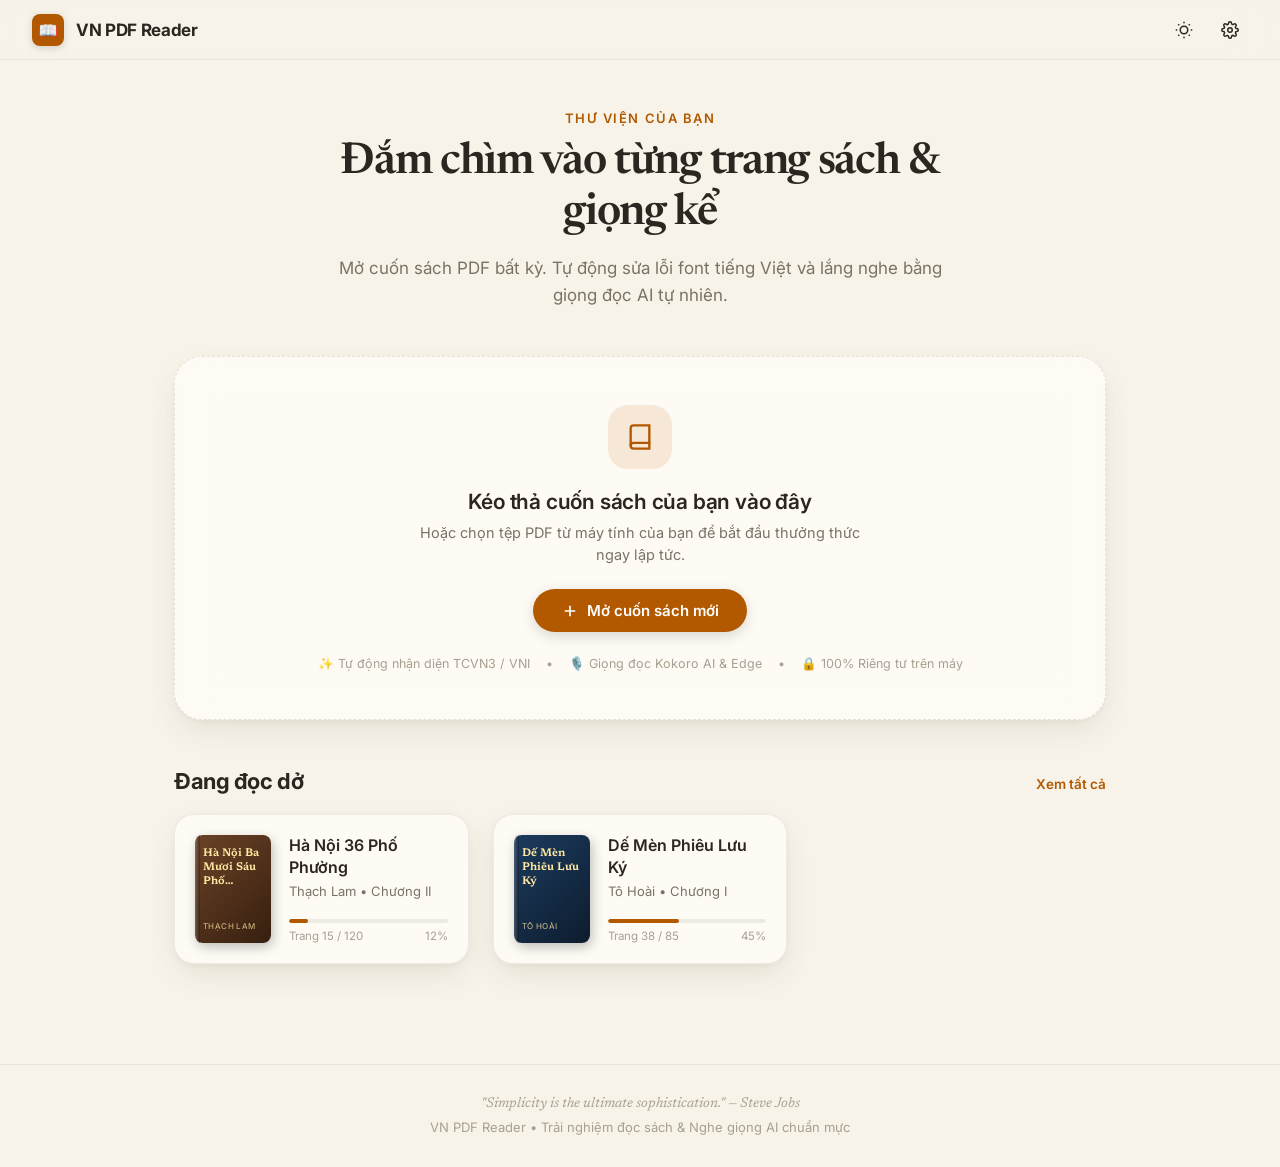
<file: design_prototypes/apple_home_prototype.html>
<!DOCTYPE html>
<html lang="vi" data-theme="sepia">
<head>
  <meta charset="UTF-8" />
  <meta name="viewport" content="width=device-width, initial-scale=1.0" />
  <title>Apple Books Home — Steve Jobs Minimalist Library</title>
  
  <link rel="preconnect" href="https://fonts.googleapis.com" />
  <link rel="preconnect" href="https://fonts.gstatic.com" crossorigin />
  <link href="https://fonts.googleapis.com/css2?family=Inter:wght@400;500;600;700&family=Literata:ital,opsz,wght@0,7..72,400;0,7..72,600;1,7..72,400&family=Newsreader:ital,opsz,wght@0,6..72,400;0,6..72,600;1,6..72,400&display=swap" rel="stylesheet" />

  <style>
    /* ==========================================================================
       APPLE MINIMALIST HOME DESIGN SYSTEM (STEVE JOBS PHILOSOPHY)
       "Simplicity is about subtracting the obvious and adding the meaningful."
       ========================================================================== */
    :root {
      /* Theme 1: Sepia (Giấy Ngà Ấm Áp - Default Apple Books) */
      --bg-primary: #F7F3E9;
      --bg-surface: rgba(247, 243, 233, 0.85);
      --bg-card: rgba(255, 252, 246, 0.88);
      --text-primary: #2C2621;
      --text-secondary: #7A7265;
      --text-tertiary: #A89F91;
      --accent: #B25900;
      --accent-soft: rgba(178, 89, 0, 0.12);
      --border-subtle: rgba(44, 38, 33, 0.08);
      --border-card: rgba(44, 38, 33, 0.12);
      --shadow-card: 0 12px 32px -6px rgba(92, 64, 33, 0.12), 0 2px 6px rgba(0, 0, 0, 0.04);
      --shadow-hover: 0 20px 48px -8px rgba(92, 64, 33, 0.22), 0 4px 12px rgba(0, 0, 0, 0.06);
      
      --font-ui: -apple-system, BlinkMacSystemFont, "SF Pro Display", "Inter", sans-serif;
      --font-book: "Newsreader", "Merriweather", "Georgia", serif;
    }

    html[data-theme="white"], html[data-theme="light"] {
      --bg-primary: #FBFBFD;
      --bg-surface: rgba(251, 251, 253, 0.85);
      --bg-card: #FFFFFF;
      --text-primary: #1D1D1F;
      --text-secondary: #6E6E73;
      --text-tertiary: #86868B;
      --accent: #0071E3;
      --accent-soft: rgba(0, 113, 227, 0.1);
      --border-subtle: rgba(0, 0, 0, 0.06);
      --border-card: rgba(0, 0, 0, 0.08);
      --shadow-card: 0 12px 32px -6px rgba(0, 0, 0, 0.08), 0 2px 6px rgba(0, 0, 0, 0.02);
      --shadow-hover: 0 20px 48px -8px rgba(0, 0, 0, 0.15), 0 4px 12px rgba(0, 0, 0, 0.04);
    }

    html[data-theme="slate"], html[data-theme="eink"] {
      --bg-primary: #202224;
      --bg-surface: rgba(32, 34, 36, 0.85);
      --bg-card: rgba(42, 45, 48, 0.9);
      --text-primary: #F5F5F7;
      --text-secondary: #98989D;
      --text-tertiary: #6E6E73;
      --accent: #E08A3E;
      --accent-soft: rgba(224, 138, 62, 0.15);
      --border-subtle: rgba(255, 255, 255, 0.08);
      --border-card: rgba(255, 255, 255, 0.12);
      --shadow-card: 0 12px 32px -6px rgba(0, 0, 0, 0.5);
      --shadow-hover: 0 20px 48px -8px rgba(0, 0, 0, 0.7);
    }

    html[data-theme="midnight"], html[data-theme="dark"] {
      --bg-primary: #000000;
      --bg-surface: rgba(18, 18, 18, 0.85);
      --bg-card: rgba(28, 28, 30, 0.9);
      --text-primary: #F5F5F7;
      --text-secondary: #8E8E93;
      --text-tertiary: #636366;
      --accent: #E0A96D;
      --accent-soft: rgba(224, 169, 109, 0.15);
      --border-subtle: rgba(255, 255, 255, 0.08);
      --border-card: rgba(255, 255, 255, 0.12);
      --shadow-card: 0 12px 32px -6px rgba(0, 0, 0, 0.8);
      --shadow-hover: 0 20px 48px -8px rgba(0, 0, 0, 0.95);
    }

    * {
      box-sizing: border-box;
      margin: 0;
      padding: 0;
      -webkit-font-smoothing: antialiased;
    }

    body {
      background-color: var(--bg-primary);
      color: var(--text-primary);
      font-family: var(--font-ui);
      min-height: 100vh;
      display: flex;
      flex-direction: column;
      transition: background-color 0.4s cubic-bezier(0.16, 1, 0.3, 1), color 0.4s ease;
    }

    /* HEADER */
    .apple-topbar {
      height: 60px;
      padding: 0 32px;
      display: flex;
      align-items: center;
      justify-content: space-between;
      background: var(--bg-surface);
      backdrop-filter: blur(24px) saturate(180%);
      -webkit-backdrop-filter: blur(24px) saturate(180%);
      border-bottom: 1px solid var(--border-subtle);
      position: sticky;
      top: 0;
      z-index: 100;
    }

    .brand-group {
      display: flex;
      align-items: center;
      gap: 12px;
    }

    .brand-icon {
      width: 32px;
      height: 32px;
      border-radius: 8px;
      background: var(--accent);
      color: #FFF;
      display: flex;
      align-items: center;
      justify-content: center;
      font-size: 16px;
      box-shadow: 0 2px 8px rgba(0,0,0,0.15);
    }

    .brand-name {
      font-size: 17px;
      font-weight: 700;
      letter-spacing: -0.02em;
    }

    .topbar-right {
      display: flex;
      align-items: center;
      gap: 10px;
    }

    .apple-btn-icon {
      width: 36px;
      height: 36px;
      border-radius: 50%;
      border: none;
      background: transparent;
      color: var(--text-primary);
      display: inline-flex;
      align-items: center;
      justify-content: center;
      cursor: pointer;
      transition: all 0.2s ease;
    }

    .apple-btn-icon:hover {
      background: var(--border-subtle);
      transform: scale(1.05);
    }

    /* MAIN CONTAINER */
    .home-container {
      max-width: 980px;
      width: 100%;
      margin: 0 auto;
      padding: 50px 24px 100px;
      flex: 1;
      display: flex;
      flex-direction: column;
      gap: 48px;
    }

    /* HERO SECTION */
    .hero-section {
      text-align: center;
      max-width: 640px;
      margin: 0 auto;
    }

    .hero-eyebrow {
      font-size: 13px;
      text-transform: uppercase;
      letter-spacing: 0.12em;
      font-weight: 600;
      color: var(--accent);
      margin-bottom: 12px;
    }

    .hero-title {
      font-family: var(--font-book);
      font-size: 44px;
      font-weight: 600;
      letter-spacing: -0.03em;
      line-height: 1.15;
      margin-bottom: 16px;
    }

    .hero-subtitle {
      font-size: 17px;
      color: var(--text-secondary);
      line-height: 1.55;
      font-weight: 400;
    }

    /* DROP ZONE & UPLOAD HERO CARD */
    .upload-hero-card {
      background: var(--bg-card);
      border: 1px dashed var(--border-card);
      border-radius: 28px;
      padding: 48px 32px;
      text-align: center;
      box-shadow: var(--shadow-card);
      backdrop-filter: blur(20px);
      -webkit-backdrop-filter: blur(20px);
      cursor: pointer;
      position: relative;
      transition: all 0.35s cubic-bezier(0.16, 1, 0.3, 1);
    }

    .upload-hero-card:hover {
      border-color: var(--accent);
      transform: translateY(-4px);
      box-shadow: var(--shadow-hover);
    }

    .upload-icon-circle {
      width: 64px;
      height: 64px;
      border-radius: 20px;
      background: var(--accent-soft);
      color: var(--accent);
      display: flex;
      align-items: center;
      justify-content: center;
      margin: 0 auto 20px;
      transition: transform 0.25s ease;
    }

    .upload-hero-card:hover .upload-icon-circle {
      transform: scale(1.1);
    }

    .upload-title {
      font-size: 21px;
      font-weight: 600;
      letter-spacing: -0.01em;
      margin-bottom: 8px;
    }

    .upload-desc {
      font-size: 14.5px;
      color: var(--text-secondary);
      margin-bottom: 24px;
      max-width: 440px;
      margin-left: auto;
      margin-right: auto;
      line-height: 1.5;
    }

    .apple-capsule-btn {
      display: inline-flex;
      align-items: center;
      gap: 8px;
      padding: 12px 28px;
      border-radius: 9999px;
      background: var(--accent);
      color: #FFFFFF;
      font-size: 15px;
      font-weight: 600;
      border: none;
      cursor: pointer;
      box-shadow: 0 4px 14px rgba(0, 0, 0, 0.15);
      transition: all 0.2s cubic-bezier(0.16, 1, 0.3, 1);
    }

    .apple-capsule-btn:hover {
      transform: scale(1.04);
      box-shadow: 0 6px 20px rgba(0, 0, 0, 0.22);
    }

    .upload-pills {
      display: flex;
      align-items: center;
      justify-content: center;
      gap: 16px;
      margin-top: 24px;
      font-size: 12.5px;
      color: var(--text-tertiary);
    }

    .pill-item {
      display: flex;
      align-items: center;
      gap: 5px;
    }

    /* SECTION: THƯ VIỆN & SÁCH GẦN ĐÂY */
    .section-header {
      display: flex;
      align-items: baseline;
      justify-content: space-between;
      margin-bottom: 20px;
    }

    .section-title {
      font-size: 22px;
      font-weight: 700;
      letter-spacing: -0.02em;
    }

    .section-link {
      font-size: 13.5px;
      color: var(--accent);
      text-decoration: none;
      font-weight: 600;
      cursor: pointer;
    }

    .books-grid {
      display: grid;
      grid-template-columns: repeat(auto-fill, minmax(280px, 1fr));
      gap: 24px;
    }

    /* BOOK CARD (APPLE 3D BOOK COVER) */
    .book-card {
      background: var(--bg-card);
      border-radius: 20px;
      border: 1px solid var(--border-subtle);
      box-shadow: var(--shadow-card);
      padding: 20px;
      display: flex;
      gap: 18px;
      cursor: pointer;
      transition: all 0.3s cubic-bezier(0.16, 1, 0.3, 1);
      position: relative;
      overflow: hidden;
    }

    .book-card:hover {
      transform: translateY(-4px);
      box-shadow: var(--shadow-hover);
      border-color: var(--accent);
    }

    /* Bìa sách 3D Apple Books */
    .book-cover {
      width: 76px;
      height: 108px;
      border-radius: 8px;
      background: linear-gradient(135deg, #4A2E18 0%, #29180B 100%);
      color: #FFE8A3;
      padding: 12px 8px;
      display: flex;
      flex-direction: column;
      justify-content: space-between;
      flex-shrink: 0;
      box-shadow: 2px 4px 12px rgba(0, 0, 0, 0.25);
      position: relative;
      user-select: none;
    }

    /* Gáy sách nổi */
    .book-cover::before {
      content: "";
      position: absolute;
      top: 0;
      left: 0;
      bottom: 0;
      width: 5px;
      background: linear-gradient(90deg, rgba(255,255,255,0.2) 0%, rgba(0,0,0,0.3) 100%);
      border-top-left-radius: 8px;
      border-bottom-left-radius: 8px;
    }

    .cover-title {
      font-family: var(--font-book);
      font-size: 11px;
      font-weight: 600;
      line-height: 1.25;
      display: -webkit-box;
      -webkit-line-clamp: 3;
      -webkit-box-orient: vertical;
      overflow: hidden;
    }

    .cover-author {
      font-size: 8px;
      opacity: 0.8;
      text-transform: uppercase;
      letter-spacing: 0.05em;
    }

    .book-info {
      flex: 1;
      display: flex;
      flex-direction: column;
      justify-content: space-between;
    }

    .book-card-title {
      font-size: 16px;
      font-weight: 600;
      line-height: 1.35;
      margin-bottom: 4px;
      color: var(--text-primary);
    }

    .book-card-meta {
      font-size: 13px;
      color: var(--text-secondary);
      margin-bottom: 12px;
    }

    .book-card-progress {
      display: flex;
      flex-direction: column;
      gap: 6px;
    }

    .progress-track {
      height: 4px;
      background: var(--border-subtle);
      border-radius: 2px;
      overflow: hidden;
    }

    .progress-fill {
      height: 100%;
      background: var(--accent);
      border-radius: 2px;
    }

    .progress-label {
      font-size: 11.5px;
      color: var(--text-tertiary);
      display: flex;
      justify-content: space-between;
    }

    /* FOOTER */
    .apple-footer {
      text-align: center;
      padding: 32px 24px;
      font-size: 13px;
      color: var(--text-tertiary);
      border-top: 1px solid var(--border-subtle);
    }

    .footer-quote {
      font-family: var(--font-book);
      font-style: italic;
      margin-bottom: 8px;
      font-size: 14px;
    }
  </style>
</head>
<body>

  <!-- TOP BAR -->
  <header class="apple-topbar">
    <div class="brand-group">
      <div class="brand-icon">📖</div>
      <div class="brand-name">VN PDF Reader</div>
    </div>
    
    <div class="topbar-right">
      <button class="apple-btn-icon" id="themeBtn" title="Đổi màu nền">
        <svg width="18" height="18" viewBox="0 0 24 24" fill="none" stroke="currentColor" stroke-width="2"><circle cx="12" cy="12" r="5"></circle><line x1="12" y1="1" x2="12" y2="3"></line><line x1="12" y1="21" x2="12" y2="23"></line><line x1="4.22" y1="4.22" x2="5.64" y2="5.64"></line><line x1="18.36" y1="18.36" x2="19.78" y2="19.78"></line><line x1="1" y1="12" x2="3" y2="12"></line><line x1="21" y1="12" x2="23" y2="12"></line><line x1="4.22" y1="19.78" x2="5.64" y2="18.36"></line><line x1="18.36" y1="5.64" x2="19.78" y2="4.22"></line></svg>
      </button>
      <button class="apple-btn-icon" title="Cài đặt">
        <svg width="18" height="18" viewBox="0 0 24 24" fill="none" stroke="currentColor" stroke-width="2"><circle cx="12" cy="12" r="3"></circle><path d="M19.4 15a1.65 1.65 0 0 0 .33 1.82l.06.06a2 2 0 0 1 0 2.83 2 2 0 0 1-2.83 0l-.06-.06a1.65 1.65 0 0 0-1.82-.33 1.65 1.65 0 0 0-1 1.51V21a2 2 0 0 1-2 2 2 2 0 0 1-2-2v-.09A1.65 1.65 0 0 0 9 19.4a1.65 1.65 0 0 0-1.82.33l-.06.06a2 2 0 0 1-2.83 0 2 2 0 0 1 0-2.83l.06-.06a1.65 1.65 0 0 0 .33-1.82 1.65 1.65 0 0 0-1.51-1H3a2 2 0 0 1-2-2 2 2 0 0 1 2-2h.09A1.65 1.65 0 0 0 4.6 9a1.65 1.65 0 0 0-.33-1.82l-.06-.06a2 2 0 0 1 0-2.83 2 2 0 0 1 2.83 0l.06.06a1.65 1.65 0 0 0 1.82.33H9a1.65 1.65 0 0 0 1-1.51V3a2 2 0 0 1 2-2 2 2 0 0 1 2 2v.09a1.65 1.65 0 0 0 1 1.51 1.65 1.65 0 0 0 1.82-.33l.06-.06a2 2 0 0 1 2.83 0 2 2 0 0 1 0 2.83l-.06.06a1.65 1.65 0 0 0-.33 1.82V9a1.65 1.65 0 0 0 1.51 1H21a2 2 0 0 1 2 2 2 2 0 0 1-2 2h-.09a1.65 1.65 0 0 0-1.51 1z"></path></svg>
      </button>
    </div>
  </header>

  <!-- HOME CONTENT -->
  <main class="home-container">
    <!-- HERO TITLE -->
    <section class="hero-section">
      <div class="hero-eyebrow">Thư viện của bạn</div>
      <h1 class="hero-title">Đắm chìm vào từng trang sách & giọng kể</h1>
      <p class="hero-subtitle">Mở cuốn sách PDF bất kỳ. Tự động sửa lỗi font tiếng Việt và lắng nghe bằng giọng đọc AI tự nhiên.</p>
    </section>

    <!-- UPLOAD HUB -->
    <section class="upload-hero-card" id="dropArea">
      <div class="upload-icon-circle">
        <svg width="28" height="28" viewBox="0 0 24 24" fill="none" stroke="currentColor" stroke-width="2" stroke-linecap="round"><path d="M4 19.5A2.5 2.5 0 0 1 6.5 17H20"></path><path d="M6.5 2H20v20H6.5A2.5 2.5 0 0 1 4 19.5v-15A2.5 2.5 0 0 1 6.5 2z"></path></svg>
      </div>
      <h2 class="upload-title">Kéo thả cuốn sách của bạn vào đây</h2>
      <p class="upload-desc">Hoặc chọn tệp PDF từ máy tính của bạn để bắt đầu thưởng thức ngay lập tức.</p>
      
      <label class="apple-capsule-btn" for="homePdfInput">
        <svg width="18" height="18" viewBox="0 0 24 24" fill="none" stroke="currentColor" stroke-width="2.2"><path d="M12 5v14M5 12h14"></path></svg>
        <span>Mở cuốn sách mới</span>
      </label>
      <input type="file" id="homePdfInput" accept=".pdf,application/pdf" hidden />

      <div class="upload-pills">
        <div class="pill-item">✨ Tự động nhận diện TCVN3 / VNI</div>
        <div class="pill-item">•</div>
        <div class="pill-item">🎙️ Giọng đọc Kokoro AI & Edge</div>
        <div class="pill-item">•</div>
        <div class="pill-item">🔒 100% Riêng tư trên máy</div>
      </div>
    </section>

    <!-- RECENT BOOKS / SÁCH GẦN ĐÂY -->
    <section class="recent-section">
      <div class="section-header">
        <h3 class="section-title">Đang đọc dở</h3>
        <span class="section-link">Xem tất cả</span>
      </div>

      <div class="books-grid">
        <!-- Card sách 1: Sách mẫu Thạch Lam -->
        <article class="book-card" onclick="alert('Chuyển mượt mà vào Reader View để đọc tiếp!')">
          <div class="book-cover" style="background: linear-gradient(135deg, #6B4226 0%, #361F0F 100%);">
            <div class="cover-title">Hà Nội Ba Mươi Sáu Phố Phường</div>
            <div class="cover-author">Thạch Lam</div>
          </div>
          <div class="book-info">
            <div>
              <h4 class="book-card-title">Hà Nội 36 Phố Phường</h4>
              <p class="book-card-meta">Thạch Lam • Chương II</p>
            </div>
            <div class="book-card-progress">
              <div class="progress-track">
                <div class="progress-fill" style="width: 12%;"></div>
              </div>
              <div class="progress-label">
                <span>Trang 15 / 120</span>
                <span>12%</span>
              </div>
            </div>
          </div>
        </article>

        <!-- Card sách 2: Sách demo thêm -->
        <article class="book-card" onclick="alert('Chuyển mượt mà vào Reader View để đọc tiếp!')">
          <div class="book-cover" style="background: linear-gradient(135deg, #1C3B5E 0%, #0D1C2E 100%);">
            <div class="cover-title">Dế Mèn Phiêu Lưu Ký</div>
            <div class="cover-author">Tô Hoài</div>
          </div>
          <div class="book-info">
            <div>
              <h4 class="book-card-title">Dế Mèn Phiêu Lưu Ký</h4>
              <p class="book-card-meta">Tô Hoài • Chương I</p>
            </div>
            <div class="book-card-progress">
              <div class="progress-track">
                <div class="progress-fill" style="width: 45%;"></div>
              </div>
              <div class="progress-label">
                <span>Trang 38 / 85</span>
                <span>45%</span>
              </div>
            </div>
          </div>
        </article>
      </div>
    </section>
  </main>

  <!-- FOOTER -->
  <footer class="apple-footer">
    <div class="footer-quote">"Simplicity is the ultimate sophistication." — Steve Jobs</div>
    <div>VN PDF Reader • Trải nghiệm đọc sách & Nghe giọng AI chuẩn mực</div>
  </footer>

  <script>
    const themeBtn = document.getElementById("themeBtn");
    const themes = ["sepia", "white", "slate", "midnight"];
    let themeIdx = 0;

    themeBtn.addEventListener("click", () => {
      themeIdx = (themeIdx + 1) % themes.length;
      document.documentElement.setAttribute("data-theme", themes[themeIdx]);
    });
  </script>
</body>
</html>
</file>
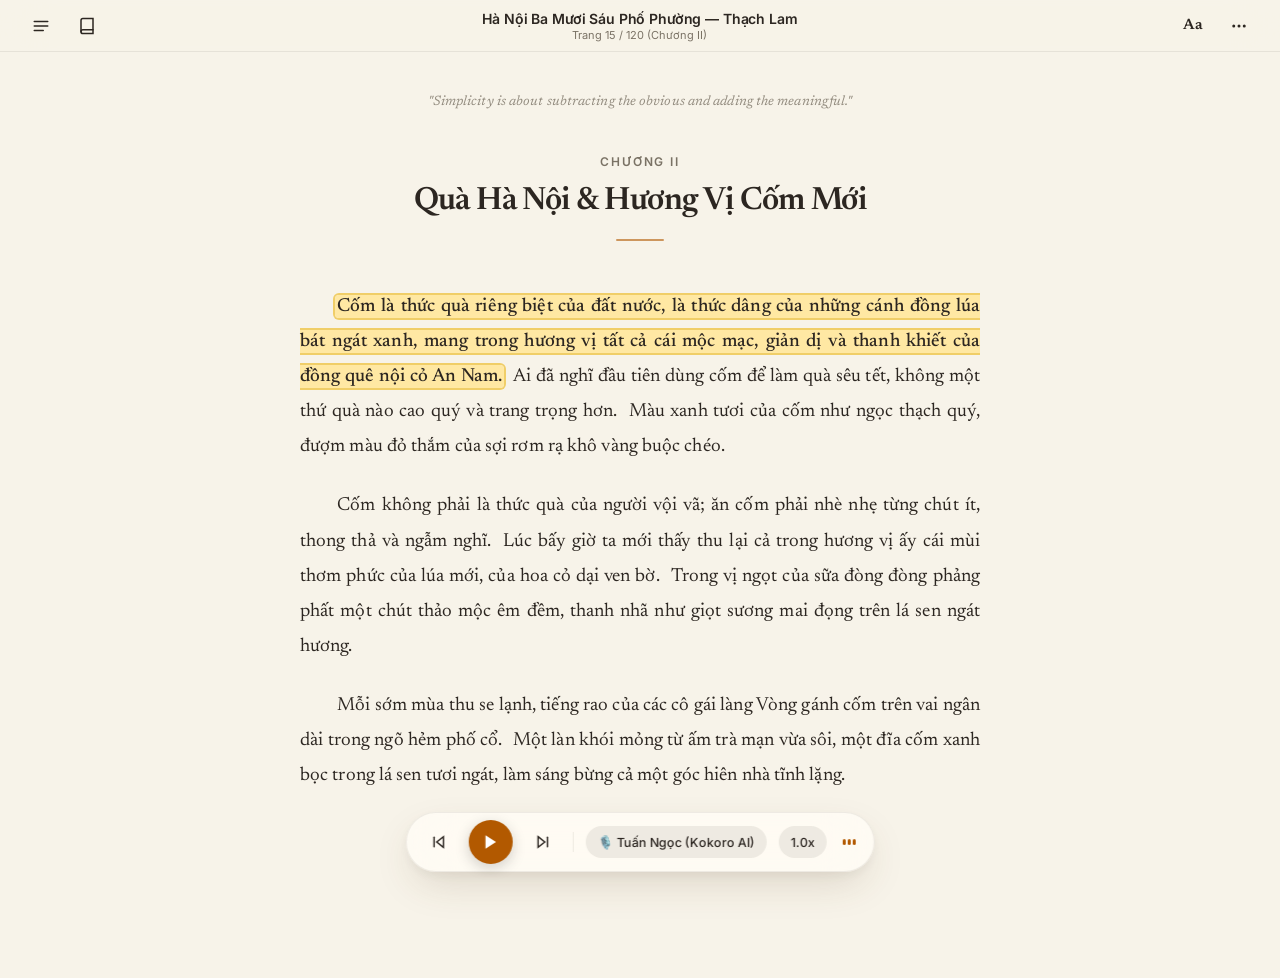
<file: design_prototypes/apple_reader_prototype.html>
<!DOCTYPE html>
<html lang="vi" data-theme="sepia">
<head>
  <meta charset="UTF-8" />
  <meta name="viewport" content="width=device-width, initial-scale=1.0" />
  <title>Apple Minimalist Reader — Steve Jobs Philosophy Prototype</title>
  
  <!-- Typography chuẩn Apple Books: Merriweather, Literata, Inter, Playfair Display -->
  <link rel="preconnect" href="https://fonts.googleapis.com" />
  <link rel="preconnect" href="https://fonts.gstatic.com" crossorigin />
  <link href="https://fonts.googleapis.com/css2?family=Inter:wght@400;500;600&family=Literata:ital,opsz,wght@0,7..72,400;0,7..72,500;0,7..72,600;1,7..72,400&family=Merriweather:ital,wght@0,300;0,400;0,700;1,300;1,400&family=Newsreader:ital,opsz,wght@0,6..72,400;0,6..72,500;1,6..72,400&display=swap" rel="stylesheet" />

  <style>
    /* ==========================================================================
       APPLE MINIMALIST DESIGN SYSTEM (STEVE JOBS PHILOSOPHY)
       "Simplicity is the ultimate sophistication"
       ========================================================================== */
    :root {
      /* Theme: Sepia (Giấy Ngà Ấm Áp - Default Apple Books) */
      --bg-primary: #F7F3E9;
      --bg-surface: rgba(247, 243, 233, 0.82);
      --bg-capsule: rgba(255, 252, 246, 0.85);
      --text-primary: #2C2621;
      --text-secondary: #7A7265;
      --text-tertiary: #A89F91;
      --accent: #B25900;
      --accent-soft: rgba(178, 89, 0, 0.12);
      --highlight-bg: #FFE8A3;
      --highlight-border: #F0CE68;
      --border-subtle: rgba(44, 38, 33, 0.08);
      --shadow-capsule: 0 16px 40px -8px rgba(92, 64, 33, 0.18), 0 4px 12px rgba(0, 0, 0, 0.05);
      --shadow-popover: 0 20px 48px -10px rgba(0, 0, 0, 0.15), 0 0 1px rgba(0,0,0,0.2);
      
      --font-ui: -apple-system, BlinkMacSystemFont, "SF Pro Display", "Inter", sans-serif;
      --font-book: "Newsreader", "Merriweather", "Georgia", serif;
      --font-size-base: 19px;
      --line-height-base: 1.85;
      --book-width: 680px;
    }

    /* Theme 2: Chalk White (Trắng Phấn Tinh Khôi) */
    html[data-theme="white"] {
      --bg-primary: #FFFFFF;
      --bg-surface: rgba(255, 255, 255, 0.85);
      --bg-capsule: rgba(255, 255, 255, 0.9);
      --text-primary: #1C1C1E;
      --text-secondary: #636366;
      --text-tertiary: #8E8E93;
      --accent: #0071E3;
      --accent-soft: rgba(0, 113, 227, 0.1);
      --highlight-bg: #E3F2FD;
      --highlight-border: #90CAF9;
      --border-subtle: rgba(0, 0, 0, 0.06);
      --shadow-capsule: 0 16px 40px -8px rgba(0, 0, 0, 0.12), 0 4px 12px rgba(0, 0, 0, 0.04);
      --shadow-popover: 0 20px 48px -10px rgba(0, 0, 0, 0.12);
    }

    /* Theme 3: Titanium Slate (Xám Titan Dịu Mắt) */
    html[data-theme="slate"] {
      --bg-primary: #25282A;
      --bg-surface: rgba(37, 40, 42, 0.85);
      --bg-capsule: rgba(45, 48, 51, 0.88);
      --text-primary: #E5E5E7;
      --text-secondary: #98989D;
      --text-tertiary: #636366;
      --accent: #E08A3E;
      --accent-soft: rgba(224, 138, 62, 0.15);
      --highlight-bg: rgba(224, 138, 62, 0.28);
      --highlight-border: rgba(224, 138, 62, 0.5);
      --border-subtle: rgba(255, 255, 255, 0.08);
      --shadow-capsule: 0 16px 40px -8px rgba(0, 0, 0, 0.5);
      --shadow-popover: 0 20px 48px -10px rgba(0, 0, 0, 0.6);
    }

    /* Theme 4: Midnight OLED (Đen Tuyền Tuyệt Đối) */
    html[data-theme="midnight"] {
      --bg-primary: #000000;
      --bg-surface: rgba(18, 18, 18, 0.85);
      --bg-capsule: rgba(28, 28, 30, 0.88);
      --text-primary: #D1D1D6;
      --text-secondary: #8E8E93;
      --text-tertiary: #48484A;
      --accent: #E0A96D;
      --accent-soft: rgba(224, 169, 109, 0.15);
      --highlight-bg: rgba(224, 169, 109, 0.24);
      --highlight-border: rgba(224, 169, 109, 0.45);
      --border-subtle: rgba(255, 255, 255, 0.08);
      --shadow-capsule: 0 16px 40px -8px rgba(0, 0, 0, 0.8);
      --shadow-popover: 0 20px 48px -10px rgba(0, 0, 0, 0.8);
    }

    * {
      box-sizing: border-box;
      margin: 0;
      padding: 0;
      -webkit-font-smoothing: antialiased;
      -moz-osx-font-smoothing: grayscale;
    }

    body {
      background-color: var(--bg-primary);
      color: var(--text-primary);
      font-family: var(--font-ui);
      transition: background-color 0.4s cubic-bezier(0.16, 1, 0.3, 1), color 0.4s ease;
      min-height: 100vh;
      overflow-x: hidden;
      display: flex;
      flex-direction: column;
    }

    /* ==========================================================================
       HEADER: FROSTED MINIMAL BAR (Chỉ 48px, tự mờ khi đọc)
       ========================================================================== */
    .apple-header {
      position: fixed;
      top: 0;
      left: 0;
      right: 0;
      height: 52px;
      padding: 0 24px;
      display: flex;
      align-items: center;
      justify-content: space-between;
      background: var(--bg-surface);
      backdrop-filter: blur(24px) saturate(180%);
      -webkit-backdrop-filter: blur(24px) saturate(180%);
      border-bottom: 1px solid var(--border-subtle);
      z-index: 100;
      transition: transform 0.35s cubic-bezier(0.16, 1, 0.3, 1), opacity 0.35s ease;
    }

    .apple-header.hidden-zen {
      transform: translateY(-100%);
      opacity: 0;
      pointer-events: none;
    }

    .header-left, .header-right {
      display: flex;
      align-items: center;
      gap: 12px;
    }

    .header-center {
      display: flex;
      flex-direction: column;
      align-items: center;
      cursor: pointer;
      user-select: none;
    }

    .header-book-title {
      font-size: 14px;
      font-weight: 600;
      letter-spacing: -0.01em;
      color: var(--text-primary);
      max-width: 320px;
      white-space: nowrap;
      overflow: hidden;
      text-overflow: ellipsis;
    }

    .header-page-subtitle {
      font-size: 11px;
      color: var(--text-secondary);
      font-weight: 400;
      margin-top: 1px;
    }

    /* Icon Buttons (Apple Style: Tròn hoặc vuông mờ, tương tác êm ái) */
    .apple-btn-icon {
      width: 34px;
      height: 34px;
      border-radius: 50%;
      border: none;
      background: transparent;
      color: var(--text-primary);
      display: inline-flex;
      align-items: center;
      justify-content: center;
      cursor: pointer;
      font-size: 16px;
      transition: all 0.2s ease;
    }

    .apple-btn-icon:hover {
      background: var(--border-subtle);
      transform: scale(1.05);
    }

    .apple-btn-icon:active {
      transform: scale(0.95);
    }

    .btn-aa {
      font-family: var(--font-book);
      font-size: 15px;
      font-weight: 600;
      letter-spacing: -0.02em;
    }

    /* ==========================================================================
       MAIN READING CANVAS (Trang Sách Trọng Tâm)
       ========================================================================== */
    .reading-viewport {
      flex: 1;
      width: 100%;
      display: flex;
      justify-content: center;
      padding: 90px 24px 160px; /* Chừa không gian trên dưới */
    }

    .book-container {
      width: 100%;
      max-width: var(--book-width);
      font-family: var(--font-book);
      font-size: var(--font-size-base);
      line-height: var(--line-height-base);
      color: var(--text-primary);
      letter-spacing: 0.005em;
      transition: max-width 0.3s ease, font-size 0.2s ease;
    }

    .book-chapter-header {
      text-align: center;
      margin-bottom: 48px;
    }

    .book-chapter-num {
      font-family: var(--font-ui);
      font-size: 12px;
      text-transform: uppercase;
      letter-spacing: 0.15em;
      color: var(--text-secondary);
      margin-bottom: 8px;
      font-weight: 600;
    }

    .book-chapter-title {
      font-size: 32px;
      font-weight: 600;
      letter-spacing: -0.02em;
      line-height: 1.3;
      margin-bottom: 16px;
    }

    .book-divider {
      width: 48px;
      height: 2px;
      background: var(--accent);
      margin: 0 auto;
      opacity: 0.6;
      border-radius: 2px;
    }

    .book-paragraph {
      margin-bottom: 24px;
      text-align: justify;
      text-justify: inter-word;
      text-indent: 1.8em;
    }

    /* Câu văn tương tác (Sentence Spans) */
    .sentence-span {
      display: inline;
      padding: 2px 2px;
      margin: 0 1px;
      border-radius: 4px;
      cursor: pointer;
      transition: background-color 0.25s cubic-bezier(0.16, 1, 0.3, 1), box-shadow 0.25s ease;
    }

    .sentence-span:hover {
      background-color: var(--accent-soft);
    }

    /* Câu đang đọc (Active Highlight - Apple Books Style) */
    .sentence-span.active {
      background-color: var(--highlight-bg);
      box-shadow: 0 0 0 2px var(--highlight-border);
      color: var(--text-primary);
      font-weight: 500;
    }

    /* Dim các câu khác khi đang đọc để tập trung tối đa */
    .reading-mode-focus .sentence-span:not(.active) {
      opacity: 0.7;
    }

    /* ==========================================================================
       THE FLOATING CAPSULE PLAYER (VIÊN THUỐC ÂM THANH NỔI KIỂU APPLE)
       ========================================================================== */
    .floating-capsule {
      position: fixed;
      bottom: 28px;
      left: 50%;
      transform: translateX(-50%);
      height: 60px;
      background: var(--bg-capsule);
      backdrop-filter: blur(28px) saturate(190%);
      -webkit-backdrop-filter: blur(28px) saturate(190%);
      border: 1px solid var(--border-subtle);
      border-radius: 9999px;
      box-shadow: var(--shadow-capsule);
      display: flex;
      align-items: center;
      padding: 0 14px;
      gap: 12px;
      z-index: 100;
      user-select: none;
      transition: all 0.35s cubic-bezier(0.16, 1, 0.3, 1);
    }

    .floating-capsule:hover {
      box-shadow: 0 20px 48px -6px rgba(0,0,0,0.22);
      transform: translateX(-50%) translateY(-2px);
    }

    /* Nút Play/Pause chính giữa tròn nổi bật */
    .capsule-play-btn {
      width: 44px;
      height: 44px;
      border-radius: 50%;
      background: var(--accent);
      color: #FFFFFF;
      border: none;
      display: flex;
      align-items: center;
      justify-content: center;
      cursor: pointer;
      font-size: 17px;
      transition: all 0.2s cubic-bezier(0.34, 1.56, 0.64, 1);
      box-shadow: 0 4px 14px rgba(0, 0, 0, 0.18);
    }

    .capsule-play-btn:hover {
      transform: scale(1.08);
    }

    .capsule-play-btn:active {
      transform: scale(0.94);
    }

    .capsule-btn {
      width: 36px;
      height: 36px;
      border-radius: 50%;
      border: none;
      background: transparent;
      color: var(--text-primary);
      display: flex;
      align-items: center;
      justify-content: center;
      cursor: pointer;
      font-size: 15px;
      transition: background 0.15s ease, transform 0.15s ease;
    }

    .capsule-btn:hover {
      background: var(--border-subtle);
    }

    .capsule-btn:active {
      transform: scale(0.92);
    }

    /* Voice & Speed Pill bên trong Capsule */
    .capsule-pill {
      height: 32px;
      padding: 0 12px;
      border-radius: 16px;
      background: var(--border-subtle);
      border: none;
      color: var(--text-primary);
      font-family: var(--font-ui);
      font-size: 12.5px;
      font-weight: 500;
      display: flex;
      align-items: center;
      gap: 6px;
      cursor: pointer;
      transition: background 0.2s ease;
    }

    .capsule-pill:hover {
      background: var(--accent-soft);
      color: var(--accent);
    }

    /* Waveform Audio Indicator (Sóng âm nhỏ sinh động) */
    .waveform-bars {
      display: flex;
      align-items: center;
      gap: 2.5px;
      height: 16px;
      padding: 0 4px;
    }

    .waveform-bar {
      width: 2.5px;
      height: 6px;
      background: var(--accent);
      border-radius: 2px;
      transition: height 0.2s ease;
    }

    .playing .waveform-bar:nth-child(1) { animation: wave 0.8s ease-in-out infinite alternate; }
    .playing .waveform-bar:nth-child(2) { animation: wave 0.6s ease-in-out 0.2s infinite alternate; }
    .playing .waveform-bar:nth-child(3) { animation: wave 0.9s ease-in-out 0.4s infinite alternate; }

    @keyframes wave {
      0% { height: 4px; }
      100% { height: 16px; }
    }

    /* ==========================================================================
       POPOVERS (BẢNG CÀI ĐẶT [Aa] & [⋯] CHUẨN APPLE BOOKS)
       ========================================================================== */
    .apple-popover {
      position: fixed;
      background: var(--bg-capsule);
      backdrop-filter: blur(32px) saturate(200%);
      -webkit-backdrop-filter: blur(32px) saturate(200%);
      border: 1px solid var(--border-subtle);
      border-radius: 18px;
      box-shadow: var(--shadow-popover);
      padding: 20px;
      z-index: 150;
      width: 320px;
      transition: opacity 0.2s ease, transform 0.2s cubic-bezier(0.16, 1, 0.3, 1);
    }

    .apple-popover.hidden {
      opacity: 0;
      transform: translateY(-8px) scale(0.96);
      pointer-events: none;
    }

    .popover-header {
      font-size: 13px;
      font-weight: 600;
      color: var(--text-secondary);
      text-transform: uppercase;
      letter-spacing: 0.05em;
      margin-bottom: 12px;
    }

    /* 4 Theme Circles kiểu Apple Books */
    .theme-selector {
      display: grid;
      grid-template-columns: repeat(4, 1fr);
      gap: 10px;
      margin-bottom: 20px;
    }

    .theme-circle {
      height: 42px;
      border-radius: 10px;
      cursor: pointer;
      border: 2px solid transparent;
      display: flex;
      align-items: center;
      justify-content: center;
      font-size: 12px;
      font-weight: 600;
      transition: all 0.2s ease;
    }

    .theme-circle.white { background: #FFFFFF; color: #1C1C1E; border-color: rgba(0,0,0,0.1); }
    .theme-circle.sepia { background: #F7F3E9; color: #2C2621; border-color: rgba(0,0,0,0.1); }
    .theme-circle.slate { background: #25282A; color: #E5E5E7; }
    .theme-circle.midnight { background: #000000; color: #FFFFFF; }

    .theme-circle.active {
      border-color: var(--accent);
      transform: scale(1.05);
      box-shadow: 0 4px 12px rgba(0,0,0,0.15);
    }

    /* Size Stepper */
    .size-stepper {
      display: flex;
      align-items: center;
      justify-content: space-between;
      background: var(--border-subtle);
      border-radius: 12px;
      padding: 4px;
      margin-bottom: 20px;
    }

    .stepper-btn {
      width: 44px;
      height: 36px;
      border: none;
      background: transparent;
      color: var(--text-primary);
      font-family: var(--font-book);
      font-size: 16px;
      font-weight: 600;
      cursor: pointer;
      border-radius: 8px;
      transition: background 0.15s ease;
    }

    .stepper-btn:hover {
      background: var(--bg-primary);
    }

    .stepper-label {
      font-size: 13.5px;
      font-weight: 600;
      color: var(--text-primary);
    }

    /* Font List */
    .font-option {
      padding: 10px 12px;
      border-radius: 8px;
      cursor: pointer;
      display: flex;
      align-items: center;
      justify-content: space-between;
      font-size: 14.5px;
      transition: background 0.15s ease;
    }

    .font-option:hover {
      background: var(--border-subtle);
    }

    .font-option.active {
      color: var(--accent);
      font-weight: 600;
    }

    /* ==========================================================================
       SIDEBAR DRAWER (MỤC LỤC & DẤU TRANG TRƯỢT TRÁI)
       ========================================================================== */
    .drawer-backdrop {
      position: fixed;
      inset: 0;
      background: rgba(0, 0, 0, 0.3);
      backdrop-filter: blur(4px);
      z-index: 200;
      opacity: 0;
      pointer-events: none;
      transition: opacity 0.3s ease;
    }

    .drawer-backdrop.open {
      opacity: 1;
      pointer-events: auto;
    }

    .apple-drawer {
      position: fixed;
      top: 0;
      left: 0;
      bottom: 0;
      width: 340px;
      background: var(--bg-capsule);
      backdrop-filter: blur(30px);
      border-right: 1px solid var(--border-subtle);
      z-index: 201;
      transform: translateX(-100%);
      transition: transform 0.35s cubic-bezier(0.16, 1, 0.3, 1);
      display: flex;
      flex-direction: column;
      padding: 24px;
    }

    .apple-drawer.open {
      transform: translateX(0);
    }

    .drawer-title {
      font-size: 20px;
      font-weight: 600;
      margin-bottom: 20px;
      display: flex;
      align-items: center;
      justify-content: space-between;
    }

    .toc-item {
      padding: 12px 14px;
      border-radius: 10px;
      font-size: 14px;
      cursor: pointer;
      display: flex;
      justify-content: space-between;
      color: var(--text-primary);
      transition: background 0.15s ease;
    }

    .toc-item:hover {
      background: var(--border-subtle);
    }

    .toc-item.active {
      background: var(--accent-soft);
      color: var(--accent);
      font-weight: 600;
    }

    /* Banner Chào Khách Tinh Tế (Steve Jobs Welcome) */
    .banner-quote {
      text-align: center;
      font-style: italic;
      color: var(--text-secondary);
      font-size: 13.5px;
      margin-bottom: 36px;
      opacity: 0.8;
    }
  </style>
</head>
<body>

  <!-- ==================== HEADER (FROSTED GLASS) ==================== -->
  <header class="apple-header" id="header">
    <div class="header-left">
      <button class="apple-btn-icon" id="openDrawerBtn" title="Mục lục & Dấu trang (Phím M)">
        <svg width="18" height="18" viewBox="0 0 24 24" fill="none" stroke="currentColor" stroke-width="2" stroke-linecap="round"><line x1="3" y1="6" x2="21" y2="6"></line><line x1="3" y1="12" x2="21" y2="12"></line><line x1="3" y1="18" x2="15" y2="18"></line></svg>
      </button>
      <button class="apple-btn-icon" id="openPdfBtn" title="Mở file PDF từ máy">
        <svg width="18" height="18" viewBox="0 0 24 24" fill="none" stroke="currentColor" stroke-width="2" stroke-linecap="round"><path d="M4 19.5A2.5 2.5 0 0 1 6.5 17H20"></path><path d="M6.5 2H20v20H6.5A2.5 2.5 0 0 1 4 19.5v-15A2.5 2.5 0 0 1 6.5 2z"></path></svg>
      </button>
    </div>

    <div class="header-center" id="pageJumpBtn" title="Bấm để chuyển trang">
      <div class="header-book-title">Hà Nội Ba Mươi Sáu Phố Phường — Thạch Lam</div>
      <div class="header-page-subtitle">Trang 15 / 120 (Chương II)</div>
    </div>

    <div class="header-right">
      <button class="apple-btn-icon btn-aa" id="readingSettingsBtn" title="Tùy chỉnh đọc sách (Aa)">
        Aa
      </button>
      <button class="apple-btn-icon" id="moreOptionsBtn" title="Tùy chọn khác">
        <svg width="18" height="18" viewBox="0 0 24 24" fill="none" stroke="currentColor" stroke-width="2" stroke-linecap="round"><circle cx="12" cy="12" r="1"></circle><circle cx="19" cy="12" r="1"></circle><circle cx="5" cy="12" r="1"></circle></svg>
      </button>
    </div>
  </header>

  <!-- ==================== READING CANVAS ==================== -->
  <main class="reading-viewport">
    <article class="book-container" id="bookCanvas">
      <div class="banner-quote">
        "Simplicity is about subtracting the obvious and adding the meaningful."
      </div>

      <div class="book-chapter-header">
        <div class="book-chapter-num">Chương II</div>
        <h1 class="book-chapter-title">Quà Hà Nội & Hương Vị Cốm Mới</h1>
        <div class="book-divider"></div>
      </div>

      <p class="book-paragraph">
        <span class="sentence-span active" data-index="0">Cốm là thức quà riêng biệt của đất nước, là thức dâng của những cánh đồng lúa bát ngát xanh, mang trong hương vị tất cả cái mộc mạc, giản dị và thanh khiết của đồng quê nội cỏ An Nam.</span>
        <span class="sentence-span" data-index="1">Ai đã nghĩ đầu tiên dùng cốm để làm quà sêu tết, không một thứ quà nào cao quý và trang trọng hơn.</span>
        <span class="sentence-span" data-index="2">Màu xanh tươi của cốm như ngọc thạch quý, đượm màu đỏ thắm của sợi rơm rạ khô vàng buộc chéo.</span>
      </p>

      <p class="book-paragraph">
        <span class="sentence-span" data-index="3">Cốm không phải là thức quà của người vội vã; ăn cốm phải nhè nhẹ từng chút ít, thong thả và ngẫm nghĩ.</span>
        <span class="sentence-span" data-index="4">Lúc bấy giờ ta mới thấy thu lại cả trong hương vị ấy cái mùi thơm phức của lúa mới, của hoa cỏ dại ven bờ.</span>
        <span class="sentence-span" data-index="5">Trong vị ngọt của sữa đòng đòng phảng phất một chút thảo mộc êm đềm, thanh nhã như giọt sương mai đọng trên lá sen ngát hương.</span>
      </p>

      <p class="book-paragraph">
        <span class="sentence-span" data-index="6">Mỗi sớm mùa thu se lạnh, tiếng rao của các cô gái làng Vòng gánh cốm trên vai ngân dài trong ngõ hẻm phố cổ.</span>
        <span class="sentence-span" data-index="7">Một làn khói mỏng từ ấm trà mạn vừa sôi, một đĩa cốm xanh bọc trong lá sen tươi ngát, làm sáng bừng cả một góc hiên nhà tĩnh lặng.</span>
      </p>
    </article>
  </main>

  <!-- ==================== THE FLOATING CAPSULE PLAYER ==================== -->
  <div class="floating-capsule" id="capsulePlayer">
    <!-- Prev Sentence -->
    <button class="capsule-btn" id="prevSentBtn" title="Câu trước (Phím J)">
      <svg width="16" height="16" viewBox="0 0 24 24" fill="none" stroke="currentColor" stroke-width="2.2" stroke-linecap="round"><polygon points="19 20 9 12 19 4 19 20"></polygon><line x1="5" y1="19" x2="5" y2="5"></line></svg>
    </button>

    <!-- Main Play/Pause Button -->
    <button class="capsule-play-btn" id="playToggleBtn" title="Đọc / Dừng (Phím Space)">
      <svg id="playIcon" width="18" height="18" viewBox="0 0 24 24" fill="currentColor"><polygon points="5 3 19 12 5 21 5 3"></polygon></svg>
    </button>

    <!-- Next Sentence -->
    <button class="capsule-btn" id="nextSentBtn" title="Câu tiếp theo (Phím K)">
      <svg width="16" height="16" viewBox="0 0 24 24" fill="none" stroke="currentColor" stroke-width="2.2" stroke-linecap="round"><polygon points="5 4 15 12 5 20 5 4"></polygon><line x1="19" y1="5" x2="19" y2="19"></line></svg>
    </button>

    <div style="width: 1px; height: 20px; background: var(--border-subtle);"></div>

    <!-- Voice Selection Pill -->
    <button class="capsule-pill" id="voicePillBtn" title="Chọn giọng đọc AI">
      <span>🎙️ Tuấn Ngọc (Kokoro AI)</span>
    </button>

    <!-- Speed Toggle Pill -->
    <button class="capsule-pill" id="speedPillBtn" title="Đổi tốc độ đọc">
      <span id="speedLabel">1.0x</span>
    </button>

    <!-- Waveform Visualizer -->
    <div class="waveform-bars playing" id="waveform">
      <div class="waveform-bar"></div>
      <div class="waveform-bar"></div>
      <div class="waveform-bar"></div>
    </div>
  </div>

  <!-- ==================== READING SETTINGS POPOVER [Aa] ==================== -->
  <div class="apple-popover hidden" id="readingPopover" style="top: 60px; right: 24px;">
    <div class="popover-header">Chủ đề trang sách</div>
    <div class="theme-selector">
      <div class="theme-circle sepia active" data-theme-val="sepia" title="Giấy ngà">Sepia</div>
      <div class="theme-circle white" data-theme-val="white" title="Trắng phấn">White</div>
      <div class="theme-circle slate" data-theme-val="slate" title="Xám titan">Slate</div>
      <div class="theme-circle midnight" data-theme-val="midnight" title="Đen tuyền">OLED</div>
    </div>

    <div class="popover-header">Cỡ chữ</div>
    <div class="size-stepper">
      <button class="stepper-btn" id="decFontBtn">A-</button>
      <span class="stepper-label" id="fontSizeLabel">19px</span>
      <button class="stepper-btn" id="incFontBtn">A+</button>
    </div>

    <div class="popover-header">Kiểu phông</div>
    <div class="font-list">
      <div class="font-option active" data-font="Newsreader">
        <span style="font-family: 'Newsreader', serif;">Cổ điển (Newsreader)</span>
        <span>✓</span>
      </div>
      <div class="font-option" data-font="Merriweather">
        <span style="font-family: 'Merriweather', serif;">Ấm áp (Merriweather)</span>
      </div>
      <div class="font-option" data-font="Literata">
        <span style="font-family: 'Literata', serif;">E-Reader (Literata)</span>
      </div>
      <div class="font-option" data-font="Inter">
        <span style="font-family: 'Inter', sans-serif;">Không chân (San Francisco / Inter)</span>
      </div>
    </div>
  </div>

  <!-- ==================== SIDEBAR DRAWER (MỤC LỤC & ĐÁNH DẤU) ==================== -->
  <div class="drawer-backdrop" id="drawerBackdrop"></div>
  <aside class="apple-drawer" id="sidebarDrawer">
    <div class="drawer-title">
      <span>Mục lục</span>
      <button class="apple-btn-icon" id="closeDrawerBtn">✕</button>
    </div>
    <div style="display: flex; flex-direction: column; gap: 4px;">
      <div class="toc-item"><span>Lời Tựa Của Tác Giả</span><span style="color: var(--text-tertiary);">Trang 5</span></div>
      <div class="toc-item"><span>Chương I: Phố Cổ & Dấu Xưa</span><span style="color: var(--text-tertiary);">Trang 8</span></div>
      <div class="toc-item active"><span>Chương II: Quà Hà Nội & Cốm Mới</span><span style="color: var(--accent);">Trang 15</span></div>
      <div class="toc-item"><span>Chương III: Những Gánh Rong Đêm</span><span style="color: var(--text-tertiary);">Trang 28</span></div>
      <div class="toc-item"><span>Chương IV: Hương Hoa Sữa</span><span style="color: var(--text-tertiary);">Trang 42</span></div>
      <div class="toc-item"><span>Chương V: Mùa Đông Bến Sông Hồng</span><span style="color: var(--text-tertiary);">Trang 65</span></div>
    </div>
  </aside>

  <!-- ==================== TƯƠNG TÁC JS MẪU CHO PROTOTYPE ==================== -->
  <script>
    // Quản lý trạng thái đọc
    let currentIdx = 0;
    let isPlaying = true;
    let currentSpeed = 1.0;
    let currentFontSize = 19;
    const speeds = [0.8, 1.0, 1.25, 1.5, 2.0];
    const sentences = document.querySelectorAll(".sentence-span");
    const playBtn = document.getElementById("playToggleBtn");
    const playIcon = document.getElementById("playIcon");
    const waveform = document.getElementById("waveform");
    const readingSettingsBtn = document.getElementById("readingSettingsBtn");
    const readingPopover = document.getElementById("readingPopover");
    const openDrawerBtn = document.getElementById("openDrawerBtn");
    const closeDrawerBtn = document.getElementById("closeDrawerBtn");
    const sidebarDrawer = document.getElementById("sidebarDrawer");
    const drawerBackdrop = document.getElementById("drawerBackdrop");
    const speedPillBtn = document.getElementById("speedPillBtn");
    const speedLabel = document.getElementById("speedLabel");

    function setActiveSentence(idx) {
      if (idx < 0 || idx >= sentences.length) return;
      sentences.forEach((s) => s.classList.remove("active"));
      currentIdx = idx;
      sentences[currentIdx].classList.add("active");
      sentences[currentIdx].scrollIntoView({ behavior: "smooth", block: "center" });
    }

    // Click vào từng câu văn để chuyển đọc câu đó
    sentences.forEach((s, idx) => {
      s.addEventListener("click", () => {
        setActiveSentence(idx);
      });
    });

    // Play / Pause Toggle
    playBtn.addEventListener("click", () => {
      isPlaying = !isPlaying;
      if (isPlaying) {
        playIcon.innerHTML = `<rect x="6" y="4" width="4" height="16"></rect><rect x="14" y="4" width="4" height="16"></rect>`;
        waveform.classList.add("playing");
      } else {
        playIcon.innerHTML = `<polygon points="5 3 19 12 5 21 5 3"></polygon>`;
        waveform.classList.remove("playing");
      }
    });

    // Next / Prev sentence
    document.getElementById("nextSentBtn").addEventListener("click", () => {
      setActiveSentence((currentIdx + 1) % sentences.length);
    });
    document.getElementById("prevSentBtn").addEventListener("click", () => {
      setActiveSentence(currentIdx > 0 ? currentIdx - 1 : 0);
    });

    // Phím tắt Space & J/K
    window.addEventListener("keydown", (e) => {
      if (e.code === "Space") {
        e.preventDefault();
        playBtn.click();
      } else if (e.key === "j" || e.key === "J") {
        document.getElementById("prevSentBtn").click();
      } else if (e.key === "k" || e.key === "K") {
        document.getElementById("nextSentBtn").click();
      }
    });

    // Đổi tốc độ nhanh
    speedPillBtn.addEventListener("click", () => {
      let nextSpeedIdx = (speeds.indexOf(currentSpeed) + 1) % speeds.length;
      currentSpeed = speeds[nextSpeedIdx];
      speedLabel.textContent = currentSpeed + "x";
    });

    // Popover Aa
    readingSettingsBtn.addEventListener("click", (e) => {
      e.stopPropagation();
      readingPopover.classList.toggle("hidden");
    });
    window.addEventListener("click", (e) => {
      if (!readingPopover.contains(e.target) && e.target !== readingSettingsBtn) {
        readingPopover.classList.add("hidden");
      }
    });

    // Chọn Theme
    document.querySelectorAll(".theme-circle").forEach((tc) => {
      tc.addEventListener("click", () => {
        document.querySelectorAll(".theme-circle").forEach((c) => c.classList.remove("active"));
        tc.classList.add("active");
        document.documentElement.setAttribute("data-theme", tc.dataset.themeVal);
      });
    });

    // Cỡ chữ Stepper
    document.getElementById("decFontBtn").addEventListener("click", () => {
      if (currentFontSize > 15) {
        currentFontSize -= 1;
        document.documentElement.style.setProperty("--font-size-base", currentFontSize + "px");
        document.getElementById("fontSizeLabel").textContent = currentFontSize + "px";
      }
    });
    document.getElementById("incFontBtn").addEventListener("click", () => {
      if (currentFontSize < 28) {
        currentFontSize += 1;
        document.documentElement.style.setProperty("--font-size-base", currentFontSize + "px");
        document.getElementById("fontSizeLabel").textContent = currentFontSize + "px";
      }
    });

    // Chọn Phông Chữ
    document.querySelectorAll(".font-option").forEach((fo) => {
      fo.addEventListener("click", () => {
        document.querySelectorAll(".font-option").forEach((o) => {
          o.classList.remove("active");
          const check = o.querySelector("span:last-child");
          if (check && check.textContent === "✓") check.remove();
        });
        fo.classList.add("active");
        const span = document.createElement("span");
        span.textContent = "✓";
        fo.appendChild(span);
        document.documentElement.style.setProperty("--font-book", fo.dataset.font + ", serif");
      });
    });

    // Drawer Mục Lục
    openDrawerBtn.addEventListener("click", () => {
      sidebarDrawer.classList.add("open");
      drawerBackdrop.classList.add("open");
    });
    const closeDrawer = () => {
      sidebarDrawer.classList.remove("open");
      drawerBackdrop.classList.remove("open");
    };
    closeDrawerBtn.addEventListener("click", closeDrawer);
    drawerBackdrop.addEventListener("click", closeDrawer);
  </script>
</body>
</html>
</file>
